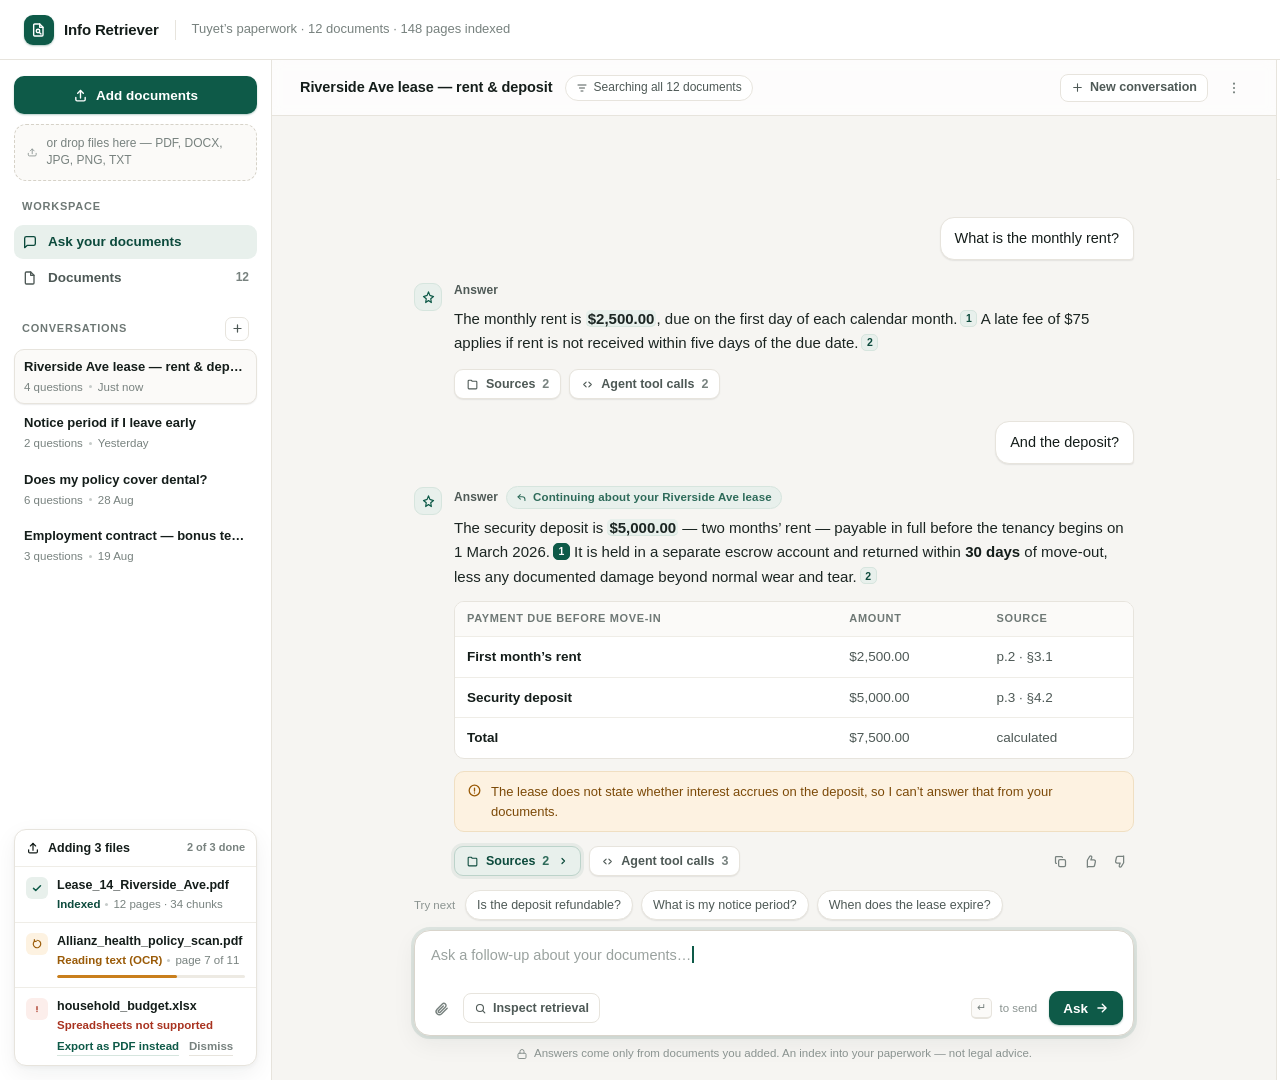
<file: docs/redesign/mockup.html>
<!DOCTYPE html>
<html lang="en">
<head>
<meta charset="utf-8">
<title>Info Retriever — redesign</title>
<style>
  :root{
    --bg:#F6F5F2;
    --surface:#FFFFFF;
    --surface-2:#FBFAF8;
    --line:#E7E4DD;
    --line-soft:#EFEDE7;
    --ink:#141D1A;
    --ink-2:#4E5956;
    --ink-3:#78827F;
    --accent:#0E5A48;
    --accent-hover:#0B4839;
    --accent-tint:#E8F0EC;
    --accent-tint-2:#D6E5DE;
    --amber:#9A5B08;
    --amber-tint:#FDF2E1;
    --red:#A8321F;
    --red-tint:#FCEEEB;
    --radius:14px;
    --shadow-sm:0 1px 2px rgba(20,29,26,.05), 0 1px 1px rgba(20,29,26,.03);
    --shadow-md:0 2px 4px rgba(20,29,26,.04), 0 8px 24px rgba(20,29,26,.06);
    --shadow-lg:0 4px 8px rgba(20,29,26,.05), 0 16px 40px rgba(20,29,26,.10);
  }
  *{box-sizing:border-box;margin:0;padding:0}
  html,body{height:100%}
  body{
    width:1680px;height:1080px;overflow:hidden;
    background:var(--bg);color:var(--ink);
    font-family:-apple-system,BlinkMacSystemFont,"SF Pro Text","Inter","Helvetica Neue",Arial,sans-serif;
    font-size:14px;line-height:1.45;
    -webkit-font-smoothing:antialiased;
    font-feature-settings:"cv05" 1,"ss01" 1;
  }
  svg{display:block}
  .mono{font-family:"SF Mono",ui-monospace,Menlo,monospace}

  /* ---------- top bar ---------- */
  .topbar{
    height:60px;display:flex;align-items:center;gap:16px;
    padding:0 24px;background:var(--surface);
    border-bottom:1px solid var(--line);
  }
  .brand{display:flex;align-items:center;gap:10px}
  .logo{
    width:30px;height:30px;border-radius:9px;background:var(--accent);
    display:grid;place-items:center;box-shadow:0 1px 2px rgba(14,90,72,.35);
  }
  .brand-name{font-size:15px;font-weight:650;letter-spacing:-.01em}
  .brand-sub{font-size:13px;color:var(--ink-3)}
  .divider-v{width:1px;height:20px;background:var(--line)}
  .spacer{flex:1}
  .chip{
    display:inline-flex;align-items:center;gap:6px;height:28px;padding:0 10px;
    border:1px solid var(--line);border-radius:999px;background:var(--surface);
    font-size:12.5px;color:var(--ink-2);white-space:nowrap;
  }
  .chip svg{flex:none}
  .chip.tint{background:var(--accent-tint);border-color:var(--accent-tint-2);color:#0C4A3C;font-weight:550}
  .avatar{
    width:30px;height:30px;border-radius:999px;background:#DCE5E1;color:#0E5A48;
    display:grid;place-items:center;font-size:12px;font-weight:650;border:1px solid #CBD8D3;
  }

  /* ---------- shell ---------- */
  .shell{display:grid;grid-template-columns:272px minmax(0,1fr) 404px;height:calc(1080px - 60px)}

  /* ---------- left rail ---------- */
  .rail{
    background:var(--surface);border-right:1px solid var(--line);
    display:flex;flex-direction:column;padding:16px 14px 14px;min-height:0;
  }
  .btn{
    display:inline-flex;align-items:center;justify-content:center;gap:8px;
    height:38px;padding:0 14px;border-radius:10px;border:1px solid transparent;
    font-size:13.5px;font-weight:600;cursor:pointer;background:var(--surface);color:var(--ink);
  }
  .btn-primary{background:var(--accent);color:#fff;box-shadow:0 1px 2px rgba(14,90,72,.3)}
  .btn-ghost{border-color:var(--line);color:var(--ink-2);font-weight:550}
  .btn-block{width:100%}

  .drop{
    margin-top:10px;border:1.5px dashed #D6D2C8;border-radius:12px;background:var(--surface-2);
    padding:10px 12px;display:flex;align-items:center;gap:9px;
    font-size:12px;color:var(--ink-3);
  }

  .nav{margin-top:18px;display:flex;flex-direction:column;gap:2px}
  .navlabel{
    font-size:11px;font-weight:650;letter-spacing:.07em;text-transform:uppercase;
    color:#6E7875;padding:0 8px;margin:0 0 8px;
  }
  .navitem{
    display:flex;align-items:center;gap:10px;height:34px;padding:0 8px;border-radius:9px;
    font-size:13.5px;color:var(--ink-2);font-weight:550;
  }
  .navitem .count{margin-left:auto;font-size:12px;color:var(--ink-3);font-variant-numeric:tabular-nums}
  .navitem.active{background:var(--accent-tint);color:#0C4A3C;font-weight:650}
  .navitem.active .count{color:#2E6B5A}

  .section-head{
    display:flex;align-items:center;margin:22px 0 8px;padding:0 8px;
  }
  .section-head .navlabel{margin:0;padding:0}
  .iconbtn{
    margin-left:auto;width:24px;height:24px;border-radius:7px;border:1px solid var(--line);
    background:var(--surface);display:grid;place-items:center;color:var(--ink-2);cursor:pointer;
  }
  .convo{
    padding:8px 9px;border-radius:10px;display:block;border:1px solid transparent;
  }
  .convo + .convo{margin-top:1px}
  .convo .t{font-size:13px;font-weight:550;color:var(--ink);overflow:hidden;text-overflow:ellipsis;white-space:nowrap}
  .convo .m{font-size:11.5px;color:var(--ink-3);margin-top:2px;display:flex;gap:6px;align-items:center}
  .convo.active{background:var(--surface-2);border-color:var(--line);box-shadow:var(--shadow-sm)}
  .convo.active .t{font-weight:650}
  .dot{width:3px;height:3px;border-radius:999px;background:#C6CCCA}

  /* upload tray */
  .tray{
    margin-top:auto;border:1px solid var(--line);border-radius:12px;background:var(--surface);
    box-shadow:var(--shadow-md);overflow:hidden;
  }
  .tray-head{
    display:flex;align-items:center;gap:8px;padding:9px 11px;border-bottom:1px solid var(--line-soft);
    font-size:12.5px;font-weight:650;white-space:nowrap;
  }
  .tray-head .st{margin-left:auto;font-size:11px;font-weight:600;color:var(--ink-3)}
  .frow{display:flex;gap:9px;padding:9px 11px;align-items:flex-start}
  .frow + .frow{border-top:1px solid var(--line-soft)}
  .fico{width:22px;height:22px;border-radius:6px;display:grid;place-items:center;flex:none;margin-top:1px}
  .fname{font-size:12.5px;font-weight:550;color:var(--ink);overflow:hidden;text-overflow:ellipsis;white-space:nowrap}
  .fmeta{font-size:11.5px;margin-top:2px;display:flex;align-items:center;gap:5px;color:var(--ink-3)}
  .bar{height:3px;border-radius:99px;background:#EDEAE3;margin-top:6px;overflow:hidden}
  .bar > i{display:block;height:100%;border-radius:99px;background:#C97F1D}
  .link{font-size:11.5px;font-weight:600;color:var(--accent);text-decoration:none;border-bottom:1px solid var(--accent-tint-2)}

  /* ---------- center ---------- */
  .center{display:flex;flex-direction:column;min-width:0;background:var(--bg)}
  .thread-head{
    height:56px;display:flex;align-items:center;gap:12px;padding:0 28px;
    border-bottom:1px solid var(--line);background:rgba(255,255,255,.72);backdrop-filter:blur(6px);
  }
  .thread-title{font-size:14.5px;font-weight:650;letter-spacing:-.005em}
  .thread-sub{font-size:12.5px;color:var(--ink-3)}
  .scroll{flex:1;min-height:0;overflow:hidden;padding:26px 28px 4px;display:flex;flex-direction:column;justify-content:flex-end;gap:22px}
  .wrap{max-width:720px;width:100%;margin:0 auto;display:flex;flex-direction:column;gap:22px}

  .turn-user{display:flex;justify-content:flex-end}
  .bubble{
    max-width:78%;background:var(--surface);border:1px solid var(--line);
    border-radius:14px 14px 4px 14px;padding:10px 14px;font-size:14.5px;color:var(--ink);
    box-shadow:var(--shadow-sm);
  }
  .turn-ai{display:flex;gap:12px}
  .ai-mark{
    width:28px;height:28px;border-radius:9px;background:var(--accent-tint);border:1px solid var(--accent-tint-2);
    display:grid;place-items:center;flex:none;margin-top:1px;
  }
  .ai-body{min-width:0;flex:1}
  .ai-name{font-size:12px;font-weight:650;color:var(--ink-2);letter-spacing:.01em;display:flex;align-items:center;gap:8px}
  .prose{font-size:15px;line-height:1.62;color:#1B2522;margin-top:7px}
  .prose p + p{margin-top:11px}
  .prose strong{font-weight:650;color:var(--ink)}
  .amount{
    font-weight:650;background:var(--accent-tint);border-radius:5px;padding:0 2px;
    box-shadow:inset 0 -1px 0 var(--accent-tint-2);
  }
  cite.c{
    display:inline-flex;align-items:center;justify-content:center;
    min-width:17px;height:17px;padding:0 4px;margin-left:3px;border-radius:5px;
    background:var(--accent-tint);border:1px solid var(--accent-tint-2);
    font-size:10.5px;font-weight:700;font-style:normal;color:#0C4A3C;
    vertical-align:2px;line-height:1;
  }
  cite.c.on{background:var(--accent);border-color:var(--accent);color:#fff}

  .ctx{
    display:inline-flex;align-items:center;gap:6px;font-size:11.5px;color:#2E6B5A;
    background:var(--accent-tint);border:1px solid var(--accent-tint-2);border-radius:999px;
    padding:2px 9px;font-weight:600;
  }

  .datatable{
    margin-top:12px;border:1px solid var(--line);border-radius:10px;overflow:hidden;background:var(--surface);
  }
  .datatable table{width:100%;border-collapse:collapse;font-size:13.5px}
  .datatable th{
    text-align:left;font-size:11px;letter-spacing:.06em;text-transform:uppercase;color:#6E7875;
    background:var(--surface-2);padding:8px 12px;border-bottom:1px solid var(--line-soft);font-weight:650;
  }
  .datatable td{padding:9px 12px;border-bottom:1px solid var(--line-soft);color:var(--ink-2)}
  .datatable tr:last-child td{border-bottom:0}
  .datatable td:first-child{font-weight:600;color:var(--ink)}

  .note{
    margin-top:12px;display:flex;gap:9px;padding:10px 12px;border-radius:10px;
    background:var(--amber-tint);border:1px solid #F0DFC2;font-size:13px;color:#7C4A08;line-height:1.5;
  }

  .aftercite{
    margin-top:14px;display:flex;align-items:center;gap:8px;flex-wrap:wrap;
  }
  .srcbtn{
    display:inline-flex;align-items:center;gap:7px;height:30px;padding:0 11px;border-radius:9px;
    border:1px solid var(--line);background:var(--surface);font-size:12.5px;font-weight:600;color:var(--ink-2);
    box-shadow:var(--shadow-sm);cursor:pointer;
  }
  .srcbtn .n{
    font-variant-numeric:tabular-nums;color:var(--ink-3);font-weight:650;
  }
  .srcbtn.open{
    background:var(--accent-tint);border-color:#BCD3CA;color:#0C4A3C;
    box-shadow:0 0 0 3px rgba(14,90,72,.07);
  }
  .srcbtn.open .n{color:#2E6B5A}
  .pill{
    display:inline-flex;align-items:center;gap:6px;height:28px;padding:0 10px;border-radius:8px;
    border:1px solid var(--line);background:var(--surface);font-size:12.5px;color:var(--ink-2);font-weight:550;
  }
  .pill.good{background:var(--accent-tint);border-color:var(--accent-tint-2);color:#0C4A3C;font-weight:600}
  .actions{display:flex;gap:2px;margin-left:auto}
  .act{width:28px;height:28px;border-radius:8px;display:grid;place-items:center;color:var(--ink-3)}

  /* composer */
  .composer-zone{padding:10px 28px 18px;background:linear-gradient(to top,var(--bg) 62%,rgba(246,245,242,0))}
  .suggests{display:flex;gap:8px;margin-bottom:10px;flex-wrap:wrap}
  .sugg{
    height:30px;padding:0 11px;border-radius:999px;border:1px solid var(--line);background:var(--surface);
    font-size:12.5px;color:var(--ink-2);display:inline-flex;align-items:center;gap:6px;box-shadow:var(--shadow-sm);
  }
  .composer{
    background:var(--surface);border:1px solid #D9D5CC;border-radius:16px;box-shadow:var(--shadow-md);
    outline:3px solid rgba(14,90,72,.10);
  }
  .composer .ta{
    padding:14px 16px 6px;font-size:14.5px;color:var(--ink);min-height:52px;
  }
  .caret{display:inline-block;width:1.5px;height:17px;background:var(--accent);vertical-align:-3px;margin-left:1px}
  .placeholder{color:#9AA29F}
  .composer-foot{
    display:flex;align-items:center;gap:8px;padding:8px 10px 10px 12px;
  }
  .toggle{
    display:inline-flex;align-items:center;gap:8px;height:30px;padding:0 10px 0 8px;border-radius:999px;
    background:var(--accent-tint);border:1px solid var(--accent-tint-2);font-size:12.5px;font-weight:600;color:#0C4A3C;
  }
  .switch{width:26px;height:16px;border-radius:99px;background:var(--accent);position:relative;flex:none}
  .switch i{position:absolute;top:2px;left:12px;width:12px;height:12px;border-radius:99px;background:#fff}
  .kbd{
    font-size:11px;color:var(--ink-3);border:1px solid var(--line);border-bottom-width:2px;border-radius:5px;
    padding:1px 5px;background:var(--surface-2);
  }
  .send{
    height:34px;padding:0 14px;border-radius:10px;background:var(--accent);color:#fff;
    font-size:13.5px;font-weight:650;display:inline-flex;align-items:center;gap:7px;box-shadow:0 1px 2px rgba(14,90,72,.3);
  }
  .disclaimer{
    margin-top:9px;font-size:11.5px;color:#8A9390;display:flex;align-items:center;gap:6px;justify-content:center;
  }

  /* ---------- right panel ---------- */
  .panel{background:var(--surface);border-left:1px solid var(--line);display:flex;flex-direction:column;min-height:0}
  .panel-head{padding:14px 18px 12px;border-bottom:1px solid var(--line)}
  .panel-title{font-size:13.5px;font-weight:650;display:flex;align-items:center;gap:8px}
  .panel-sub{font-size:12px;color:var(--ink-3);margin-top:3px}
  .tabs{display:flex;gap:4px;margin-top:11px;background:var(--surface-2);border:1px solid var(--line-soft);padding:3px;border-radius:9px}
  .tab{flex:1;height:26px;border-radius:7px;display:grid;place-items:center;font-size:12.5px;font-weight:600;color:var(--ink-3)}
  .tab.active{background:var(--surface);color:var(--ink);box-shadow:var(--shadow-sm);border:1px solid var(--line-soft)}
  .panel-body{flex:1;min-height:0;overflow:hidden;padding:14px 18px 16px;display:flex;flex-direction:column;gap:12px}

  .src{border:1px solid var(--line);border-radius:12px;background:var(--surface);overflow:hidden}
  .src.active{border-color:#BCD3CA;box-shadow:0 0 0 3px rgba(14,90,72,.07)}
  .src-head{display:flex;gap:9px;padding:11px 12px;align-items:flex-start}
  .num{
    width:19px;height:19px;border-radius:6px;background:var(--accent);color:#fff;flex:none;
    display:grid;place-items:center;font-size:11px;font-weight:700;margin-top:1px;
  }
  .src .dt{font-size:13px;font-weight:650;line-height:1.35}
  .src .dm{font-size:11.5px;color:var(--ink-3);margin-top:3px;display:flex;align-items:center;gap:6px;flex-wrap:wrap}
  .page{
    display:inline-flex;align-items:center;gap:4px;background:var(--surface-2);border:1px solid var(--line);
    border-radius:6px;padding:1px 6px;font-size:11px;font-weight:650;color:var(--ink-2);
  }
  .quote{
    margin:0 12px 10px;padding:10px 12px;background:var(--surface-2);border:1px solid var(--line-soft);
    border-left:2.5px solid var(--accent);border-radius:0 8px 8px 0;
    font-size:12.5px;line-height:1.6;color:#2A3431;
  }
  .quote mark{background:#FBEFC2;padding:0 2px;border-radius:3px;color:#2A3431}
  .src-foot{
    display:flex;align-items:center;gap:8px;padding:0 12px 11px;
  }
  .verified{display:inline-flex;align-items:center;gap:5px;font-size:11.5px;font-weight:600;color:#0C4A3C}
  .mini{
    height:28px;padding:0 10px;border-radius:8px;border:1px solid var(--line);background:var(--surface);
    font-size:12px;font-weight:600;color:var(--ink-2);display:inline-flex;align-items:center;gap:6px;margin-left:auto;
  }

  .preview{border:1px solid var(--line);border-radius:12px;overflow:hidden;background:var(--surface-2)}
  .preview-head{display:flex;align-items:center;gap:8px;padding:9px 11px;border-bottom:1px solid var(--line-soft);font-size:11.5px;color:var(--ink-2);font-weight:600}
  .sheet{background:#fff;margin:11px;border:1px solid var(--line);border-radius:6px;padding:12px 13px;box-shadow:var(--shadow-sm)}
  .sheet .h{font-size:9.5px;font-weight:700;letter-spacing:.06em;text-transform:uppercase;color:#7C8683}
  .ln{height:5px;border-radius:99px;background:#E9E6DF;margin-top:7px}
  .ln.s{width:62%}.ln.m{width:86%}.ln.l{width:97%}
  .hl{background:#FBEFC2;box-shadow:0 0 0 2px #FBEFC2}
  .sheet-cap{font-size:10.5px;color:var(--ink-3);padding:0 11px 10px;display:flex;align-items:center;gap:5px}

  .trace{border:1px solid var(--line);border-radius:12px;background:var(--surface-2);margin-top:auto}
  .trace-row{display:flex;align-items:center;gap:9px;padding:11px 12px;font-size:12.5px;font-weight:600;color:var(--ink-2)}
  .trace-row .st{margin-left:auto;font-size:11.5px;font-weight:550;color:var(--ink-3);display:flex;align-items:center;gap:5px}
  .trace-list{padding:0 12px 11px;display:flex;flex-direction:column;gap:7px}
  .step{display:flex;gap:8px;align-items:center;font-size:11.5px;color:var(--ink-3)}
  .step .k{color:var(--ink-2);font-weight:600}
  .tick{width:14px;height:14px;border-radius:99px;background:var(--accent-tint);display:grid;place-items:center;flex:none}
</style>
</head>
<body>

<!-- ============ TOP BAR ============ -->
<div class="topbar">
  <div class="brand">
    <div class="logo">
      <svg width="16" height="16" viewBox="0 0 24 24" fill="none" stroke="#fff" stroke-width="2.1" stroke-linecap="round" stroke-linejoin="round">
        <path d="M4 4.5A1.5 1.5 0 0 1 5.5 3H13l5 5v11.5A1.5 1.5 0 0 1 16.5 21h-11A1.5 1.5 0 0 1 4 19.5z"/>
        <path d="M13 3v5h5"/><circle cx="10.5" cy="13.5" r="2.6"/><path d="M12.6 15.6 15 18"/>
      </svg>
    </div>
    <div>
      <div class="brand-name">Info Retriever</div>
    </div>
  </div>
  <div class="divider-v"></div>
  <div class="brand-sub">Tuyet’s paperwork · 12 documents · 148 pages indexed</div>
  <div class="spacer"></div>
  <div class="chip">
    <svg width="13" height="13" viewBox="0 0 24 24" fill="none" stroke="#4E5956" stroke-width="2" stroke-linecap="round"><rect x="4" y="10.5" width="16" height="10.5" rx="2.2"/><path d="M8 10.5V7a4 4 0 0 1 8 0v3.5"/></svg>
    Stays on this Mac
  </div>
  <div class="chip">
    <svg width="12" height="12" viewBox="0 0 24 24" fill="none" stroke="#4E5956" stroke-width="2" stroke-linecap="round" stroke-linejoin="round"><path d="M12 3l2.2 5.6L20 10.5l-4.4 3.5.9 6-4.5-3.1L7.5 20l.9-6L4 10.5l5.8-1.9z"/></svg>
    Claude Opus 5
  </div>
  <div class="divider-v"></div>
  <div class="avatar">TN</div>
</div>

<div class="shell">

  <!-- ============ LEFT RAIL ============ -->
  <aside class="rail">
    <button class="btn btn-primary btn-block">
      <svg width="15" height="15" viewBox="0 0 24 24" fill="none" stroke="#fff" stroke-width="2.2" stroke-linecap="round" stroke-linejoin="round"><path d="M12 16V4"/><path d="M7.5 8.5 12 4l4.5 4.5"/><path d="M4.5 15v3.5A2 2 0 0 0 6.5 20.5h11a2 2 0 0 0 2-2V15"/></svg>
      Add documents
    </button>
    <div class="drop">
      <svg width="14" height="14" viewBox="0 0 24 24" fill="none" stroke="#8A9391" stroke-width="2" stroke-linecap="round" stroke-linejoin="round"><path d="M21 15v3.5a2.5 2.5 0 0 1-2.5 2.5h-13A2.5 2.5 0 0 1 3 18.5V15"/><path d="M7.5 9.5 12 5l4.5 4.5"/><path d="M12 5v11"/></svg>
      <span>or drop files here — PDF, DOCX, JPG, PNG, TXT</span>
    </div>

    <nav class="nav">
      <div class="navlabel">Workspace</div>
      <div class="navitem active">
        <svg width="16" height="16" viewBox="0 0 24 24" fill="none" stroke="#0C4A3C" stroke-width="2" stroke-linecap="round" stroke-linejoin="round"><path d="M20 14.5a2.5 2.5 0 0 1-2.5 2.5H8l-4 3.5V6.5A2.5 2.5 0 0 1 6.5 4h11A2.5 2.5 0 0 1 20 6.5z"/></svg>
        Ask your documents
      </div>
      <div class="navitem">
        <svg width="16" height="16" viewBox="0 0 24 24" fill="none" stroke="#4E5956" stroke-width="2" stroke-linecap="round" stroke-linejoin="round"><path d="M5 4.5A1.5 1.5 0 0 1 6.5 3H13l5 5v11.5A1.5 1.5 0 0 1 16.5 21h-10A1.5 1.5 0 0 1 5 19.5z"/><path d="M13 3v5h5"/></svg>
        Documents
        <span class="count">12</span>
      </div>
    </nav>

    <div class="section-head">
      <div class="navlabel">Conversations</div>
      <div class="iconbtn" title="New conversation">
        <svg width="13" height="13" viewBox="0 0 24 24" fill="none" stroke="#4E5956" stroke-width="2.3" stroke-linecap="round"><path d="M12 5.5v13M5.5 12h13"/></svg>
      </div>
    </div>
    <div>
      <div class="convo active">
        <div class="t">Riverside Ave lease — rent &amp; deposit</div>
        <div class="m"><span>4 questions</span><span class="dot"></span><span>Just now</span></div>
      </div>
      <div class="convo">
        <div class="t">Notice period if I leave early</div>
        <div class="m"><span>2 questions</span><span class="dot"></span><span>Yesterday</span></div>
      </div>
      <div class="convo">
        <div class="t">Does my policy cover dental?</div>
        <div class="m"><span>6 questions</span><span class="dot"></span><span>28 Aug</span></div>
      </div>
      <div class="convo">
        <div class="t">Employment contract — bonus terms</div>
        <div class="m"><span>3 questions</span><span class="dot"></span><span>19 Aug</span></div>
      </div>
    </div>

    <!-- upload tray: progress + success + error states -->
    <div class="tray">
      <div class="tray-head">
        <svg width="14" height="14" viewBox="0 0 24 24" fill="none" stroke="#141D1A" stroke-width="2.1" stroke-linecap="round" stroke-linejoin="round"><path d="M12 16V4"/><path d="M7.5 8.5 12 4l4.5 4.5"/><path d="M4.5 15v3.5A2 2 0 0 0 6.5 20.5h11a2 2 0 0 0 2-2V15"/></svg>
        Adding 3 files
        <span class="st">2 of 3 done</span>
      </div>

      <div class="frow">
        <div class="fico" style="background:var(--accent-tint)">
          <svg width="12" height="12" viewBox="0 0 24 24" fill="none" stroke="#0E5A48" stroke-width="3" stroke-linecap="round" stroke-linejoin="round"><path d="M5 12.8 9.5 17 19 7.5"/></svg>
        </div>
        <div style="min-width:0;flex:1">
          <div class="fname">Lease_14_Riverside_Ave.pdf</div>
          <div class="fmeta"><span style="color:#0C4A3C;font-weight:600">Indexed</span><span class="dot"></span><span>12 pages · 34 chunks</span></div>
        </div>
      </div>

      <div class="frow">
        <div class="fico" style="background:var(--amber-tint)">
          <svg width="12" height="12" viewBox="0 0 24 24" fill="none" stroke="#9A5B08" stroke-width="2.4" stroke-linecap="round"><path d="M12 4.5a7.5 7.5 0 1 1-5.3 2.2"/><path d="M6.7 3v3.7h3.7"/></svg>
        </div>
        <div style="min-width:0;flex:1">
          <div class="fname">Allianz_health_policy_scan.pdf</div>
          <div class="fmeta"><span style="color:#9A5B08;font-weight:600">Reading text (OCR)</span><span class="dot"></span><span>page 7 of 11</span></div>
          <div class="bar"><i style="width:64%"></i></div>
        </div>
      </div>

      <div class="frow">
        <div class="fico" style="background:var(--red-tint)">
          <svg width="12" height="12" viewBox="0 0 24 24" fill="none" stroke="#A8321F" stroke-width="2.6" stroke-linecap="round"><path d="M12 7.5v6.2"/><path d="M12 17h.01"/></svg>
        </div>
        <div style="min-width:0;flex:1">
          <div class="fname">household_budget.xlsx</div>
          <div class="fmeta" style="color:#A8321F"><span style="font-weight:600">Spreadsheets not supported</span></div>
          <div class="fmeta" style="margin-top:5px;gap:10px">
            <a class="link" href="#">Export as PDF instead</a>
            <a class="link" href="#" style="color:#78827F;border-color:var(--line)">Dismiss</a>
          </div>
        </div>
      </div>
    </div>
  </aside>

  <!-- ============ CENTER: CONVERSATION ============ -->
  <main class="center">
    <div class="thread-head">
      <div>
        <div class="thread-title">Riverside Ave lease — rent &amp; deposit</div>
      </div>
      <div class="chip" style="height:26px;font-size:12px">
        <svg width="12" height="12" viewBox="0 0 24 24" fill="none" stroke="#4E5956" stroke-width="2" stroke-linecap="round" stroke-linejoin="round"><path d="M4 6h16M7 12h10M10 18h4"/></svg>
        Searching all 12 documents
      </div>
      <div class="spacer"></div>
      <div class="pill">
        <svg width="13" height="13" viewBox="0 0 24 24" fill="none" stroke="#4E5956" stroke-width="2" stroke-linecap="round" stroke-linejoin="round"><path d="M12 5v14M5 12h14"/></svg>
        New conversation
      </div>
      <div class="act" title="More">
        <svg width="16" height="16" viewBox="0 0 24 24" fill="#78827F"><circle cx="12" cy="5.5" r="1.6"/><circle cx="12" cy="12" r="1.6"/><circle cx="12" cy="18.5" r="1.6"/></svg>
      </div>
    </div>

    <div class="scroll">
      <div class="wrap">

        <!-- turn 1 -->
        <div class="turn-user"><div class="bubble">What is the monthly rent?</div></div>

        <div class="turn-ai">
          <div class="ai-mark">
            <svg width="15" height="15" viewBox="0 0 24 24" fill="none" stroke="#0E5A48" stroke-width="2" stroke-linecap="round" stroke-linejoin="round"><path d="M12 3l2.2 5.6L20 10.5l-4.4 3.5.9 6-4.5-3.1L7.5 20l.9-6L4 10.5l5.8-1.9z"/></svg>
          </div>
          <div class="ai-body">
            <div class="ai-name">Answer</div>
            <div class="prose">
              <p>The monthly rent is <span class="amount">$2,500.00</span>, due on the first day of each calendar month.<cite class="c">1</cite> A late fee of $75 applies if rent is not received within five days of the due date.<cite class="c">2</cite></p>
            </div>
            <div class="aftercite">
              <div class="srcbtn">
                <svg width="13" height="13" viewBox="0 0 24 24" fill="none" stroke="#4E5956" stroke-width="2" stroke-linecap="round" stroke-linejoin="round"><path d="M4 5.5A1.5 1.5 0 0 1 5.5 4h4L11.5 6h7A1.5 1.5 0 0 1 20 7.5v11A1.5 1.5 0 0 1 18.5 20h-13A1.5 1.5 0 0 1 4 18.5z"/></svg>
                Sources <span class="n">2</span>
              </div>
              <div class="srcbtn">
                <svg width="13" height="13" viewBox="0 0 24 24" fill="none" stroke="#4E5956" stroke-width="2" stroke-linecap="round" stroke-linejoin="round"><path d="M9.5 7.5 5 12l4.5 4.5"/><path d="M14.5 7.5 19 12l-4.5 4.5"/></svg>
                Agent tool calls <span class="n">2</span>
              </div>
            </div>
          </div>
        </div>

        <!-- turn 2 (follow-up, keeps context) -->
        <div class="turn-user"><div class="bubble">And the deposit?</div></div>

        <div class="turn-ai">
          <div class="ai-mark">
            <svg width="15" height="15" viewBox="0 0 24 24" fill="none" stroke="#0E5A48" stroke-width="2" stroke-linecap="round" stroke-linejoin="round"><path d="M12 3l2.2 5.6L20 10.5l-4.4 3.5.9 6-4.5-3.1L7.5 20l.9-6L4 10.5l5.8-1.9z"/></svg>
          </div>
          <div class="ai-body">
            <div class="ai-name">
              Answer
              <span class="ctx">
                <svg width="11" height="11" viewBox="0 0 24 24" fill="none" stroke="#2E6B5A" stroke-width="2.2" stroke-linecap="round" stroke-linejoin="round"><path d="M9.5 15.5 4.5 10.5 9.5 5.5"/><path d="M4.5 10.5h9A6 6 0 0 1 19.5 16.5v2"/></svg>
                Continuing about your Riverside Ave lease
              </span>
            </div>
            <div class="prose">
              <p>The security deposit is <span class="amount">$5,000.00</span> — two months’ rent — payable in full before the tenancy begins on 1 March 2026.<cite class="c on">1</cite> It is held in a separate escrow account and returned within <strong>30 days</strong> of move-out, less any documented damage beyond normal wear and tear.<cite class="c">2</cite></p>

              <div class="datatable">
                <table>
                  <thead><tr><th>Payment due before move-in</th><th>Amount</th><th>Source</th></tr></thead>
                  <tbody>
                    <tr><td>First month’s rent</td><td>$2,500.00</td><td>p.2 · §3.1</td></tr>
                    <tr><td>Security deposit</td><td>$5,000.00</td><td>p.3 · §4.2</td></tr>
                    <tr><td>Total</td><td>$7,500.00</td><td>calculated</td></tr>
                  </tbody>
                </table>
              </div>

              <div class="note">
                <svg width="15" height="15" viewBox="0 0 24 24" fill="none" stroke="#9A5B08" stroke-width="2.1" stroke-linecap="round" style="flex:none;margin-top:1px"><circle cx="12" cy="12" r="8.5"/><path d="M12 8.2v4.6M12 16h.01"/></svg>
                <span>The lease does not state whether interest accrues on the deposit, so I can’t answer that from your documents.</span>
              </div>
            </div>

            <div class="aftercite">
              <div class="srcbtn open">
                <svg width="13" height="13" viewBox="0 0 24 24" fill="none" stroke="#0C4A3C" stroke-width="2" stroke-linecap="round" stroke-linejoin="round"><path d="M4 5.5A1.5 1.5 0 0 1 5.5 4h4L11.5 6h7A1.5 1.5 0 0 1 20 7.5v11A1.5 1.5 0 0 1 18.5 20h-13A1.5 1.5 0 0 1 4 18.5z"/></svg>
                Sources <span class="n">2</span>
                <svg width="12" height="12" viewBox="0 0 24 24" fill="none" stroke="#0C4A3C" stroke-width="2.4" stroke-linecap="round" stroke-linejoin="round" style="margin-left:1px"><path d="M10 7l5 5-5 5"/></svg>
              </div>
              <div class="srcbtn">
                <svg width="13" height="13" viewBox="0 0 24 24" fill="none" stroke="#4E5956" stroke-width="2" stroke-linecap="round" stroke-linejoin="round"><path d="M9.5 7.5 5 12l4.5 4.5"/><path d="M14.5 7.5 19 12l-4.5 4.5"/></svg>
                Agent tool calls <span class="n">3</span>
              </div>
              <div class="actions">
                <div class="act" title="Copy"><svg width="15" height="15" viewBox="0 0 24 24" fill="none" stroke="#78827F" stroke-width="2" stroke-linecap="round" stroke-linejoin="round"><rect x="9" y="9" width="11" height="11" rx="2.2"/><path d="M15 5.5A1.5 1.5 0 0 0 13.5 4h-8A1.5 1.5 0 0 0 4 5.5v8A1.5 1.5 0 0 0 5.5 15"/></svg></div>
                <div class="act" title="Helpful"><svg width="15" height="15" viewBox="0 0 24 24" fill="none" stroke="#78827F" stroke-width="2" stroke-linecap="round" stroke-linejoin="round"><path d="M7 21V10l4-6.5a2 2 0 0 1 2.9 2.6L12.5 9.5h5A2.4 2.4 0 0 1 19.8 12.4l-1.3 6A2.4 2.4 0 0 1 16.1 20.3H7z"/></svg></div>
                <div class="act" title="Not helpful"><svg width="15" height="15" viewBox="0 0 24 24" fill="none" stroke="#78827F" stroke-width="2" stroke-linecap="round" stroke-linejoin="round"><path d="M17 3v11l-4 6.5a2 2 0 0 1-2.9-2.6l1.4-3.4h-5A2.4 2.4 0 0 1 4.2 11.6l1.3-6A2.4 2.4 0 0 1 7.9 3.7H17z"/></svg></div>
              </div>
            </div>
          </div>
        </div>

      </div>
    </div>

    <!-- composer -->
    <div class="composer-zone">
      <div class="wrap" style="gap:0">
        <div class="suggests">
          <span style="font-size:11.5px;color:#8A9390;align-self:center;margin-right:2px">Try next</span>
          <div class="sugg">Is the deposit refundable?</div>
          <div class="sugg">What is my notice period?</div>
          <div class="sugg">When does the lease expire?</div>
        </div>

        <div class="composer">
          <div class="ta">
            <span class="placeholder">Ask a follow-up about your documents…</span><span class="caret"></span>
          </div>
          <div class="composer-foot">
            <div class="act" title="Attach a document">
              <svg width="17" height="17" viewBox="0 0 24 24" fill="none" stroke="#78827F" stroke-width="2" stroke-linecap="round" stroke-linejoin="round"><path d="M20 11.5l-7.8 7.8a4.5 4.5 0 0 1-6.4-6.4l7.4-7.4a3 3 0 0 1 4.3 4.3l-7.4 7.4a1.5 1.5 0 0 1-2.2-2.2l6.7-6.7"/></svg>
            </div>
            <div class="pill" style="height:30px">
              <svg width="13" height="13" viewBox="0 0 24 24" fill="none" stroke="#4E5956" stroke-width="2" stroke-linecap="round" stroke-linejoin="round"><circle cx="11" cy="11" r="6.5"/><path d="M16 16l4 4"/></svg>
              Inspect retrieval
            </div>
            <div class="spacer"></div>
            <span class="kbd">↵</span>
            <span style="font-size:11.5px;color:#8A9390;margin-right:4px">to send</span>
            <div class="send">
              Ask
              <svg width="14" height="14" viewBox="0 0 24 24" fill="none" stroke="#fff" stroke-width="2.3" stroke-linecap="round" stroke-linejoin="round"><path d="M5 12h13"/><path d="M12.5 5.5 19 12l-6.5 6.5"/></svg>
            </div>
          </div>
        </div>
        <div class="disclaimer">
          <svg width="12" height="12" viewBox="0 0 24 24" fill="none" stroke="#8A9390" stroke-width="2" stroke-linecap="round"><rect x="4" y="10.5" width="16" height="10.5" rx="2.2"/><path d="M8 10.5V7a4 4 0 0 1 8 0v3.5"/></svg>
          Answers come only from documents you added. An index into your paperwork — not legal advice.
        </div>
      </div>
    </div>
  </main>

  <!-- ============ RIGHT: SOURCES & VERIFY ============ -->
  <aside class="panel">
    <div class="panel-head">
      <div class="panel-title">
        <svg width="15" height="15" viewBox="0 0 24 24" fill="none" stroke="#141D1A" stroke-width="2" stroke-linecap="round" stroke-linejoin="round"><path d="M4 5.5A1.5 1.5 0 0 1 5.5 4h4L11.5 6h7A1.5 1.5 0 0 1 20 7.5v11A1.5 1.5 0 0 1 18.5 20h-13A1.5 1.5 0 0 1 4 18.5z"/></svg>
        Where this answer came from
        <div class="act" style="margin-left:auto" title="Close panel">
          <svg width="15" height="15" viewBox="0 0 24 24" fill="none" stroke="#78827F" stroke-width="2.2" stroke-linecap="round"><path d="M6.5 6.5l11 11M17.5 6.5l-11 11"/></svg>
        </div>
      </div>
      <div class="panel-sub">For “And the deposit?” · 2 quotes verified word-for-word</div>
      <div class="tabs">
        <div class="tab active">Sources (2)</div>
        <div class="tab">Agent tool calls (3)</div>
      </div>
    </div>

    <div class="panel-body">

      <div class="src active">
        <div class="src-head">
          <div class="num">1</div>
          <div style="min-width:0">
            <div class="dt">Residential Lease Agreement — 14 Riverside Ave</div>
            <div class="dm">
              <span class="page">
                <svg width="10" height="10" viewBox="0 0 24 24" fill="none" stroke="#4E5956" stroke-width="2.2"><path d="M6 3.5h8l4.5 4.5v12.5H6z"/></svg>
                Page 3
              </span>
              <span>§4.2 Security Deposit</span><span class="dot"></span><span>PDF</span>
            </div>
          </div>
        </div>
        <div class="quote">“Tenant shall pay to Landlord a security deposit in the amount of <mark>Five Thousand Dollars ($5,000.00)</mark>, being equal to two (2) months’ Rent, in full prior to the Commencement Date.”</div>
        <div class="src-foot">
          <span class="verified">
            <svg width="12" height="12" viewBox="0 0 24 24" fill="none" stroke="#0C4A3C" stroke-width="2.6" stroke-linecap="round" stroke-linejoin="round"><path d="M5 12.8 9.5 17 19 7.5"/></svg>
            Exact match in source
          </span>
          <div class="mini">
            Open page 3
            <svg width="12" height="12" viewBox="0 0 24 24" fill="none" stroke="#4E5956" stroke-width="2.2" stroke-linecap="round" stroke-linejoin="round"><path d="M13.5 5.5H19V11"/><path d="M19 5.5 11 13.5"/><path d="M18 15v3.5A1.5 1.5 0 0 1 16.5 20h-10A1.5 1.5 0 0 1 5 18.5v-10A1.5 1.5 0 0 1 6.5 7H10"/></svg>
          </div>
        </div>
      </div>

      <div class="src">
        <div class="src-head">
          <div class="num" style="background:#5E6E69">2</div>
          <div style="min-width:0">
            <div class="dt">Residential Lease Agreement — 14 Riverside Ave</div>
            <div class="dm">
              <span class="page">
                <svg width="10" height="10" viewBox="0 0 24 24" fill="none" stroke="#4E5956" stroke-width="2.2"><path d="M6 3.5h8l4.5 4.5v12.5H6z"/></svg>
                Page 4
              </span>
              <span>§4.5 Return of Deposit</span><span class="dot"></span><span>PDF</span>
            </div>
          </div>
        </div>
        <div class="quote" style="border-left-color:#5E6E69">“Landlord shall return the deposit, less any lawful deductions for damage beyond normal wear and tear, within <mark>thirty (30) days</mark> after Tenant vacates the Premises. The deposit shall be held in a segregated escrow account.”</div>
        <div class="src-foot">
          <span class="verified">
            <svg width="12" height="12" viewBox="0 0 24 24" fill="none" stroke="#0C4A3C" stroke-width="2.6" stroke-linecap="round" stroke-linejoin="round"><path d="M5 12.8 9.5 17 19 7.5"/></svg>
            Exact match in source
          </span>
          <div class="mini">
            Open page 4
            <svg width="12" height="12" viewBox="0 0 24 24" fill="none" stroke="#4E5956" stroke-width="2.2" stroke-linecap="round" stroke-linejoin="round"><path d="M13.5 5.5H19V11"/><path d="M19 5.5 11 13.5"/><path d="M18 15v3.5A1.5 1.5 0 0 1 16.5 20h-10A1.5 1.5 0 0 1 5 18.5v-10A1.5 1.5 0 0 1 6.5 7H10"/></svg>
          </div>
        </div>
      </div>

      <div class="preview" style="flex:1;display:flex;flex-direction:column;min-height:0">
        <div class="preview-head">
          <svg width="12" height="12" viewBox="0 0 24 24" fill="none" stroke="#4E5956" stroke-width="2" stroke-linecap="round" stroke-linejoin="round"><path d="M2.5 12S6 5.5 12 5.5 21.5 12 21.5 12 18 18.5 12 18.5 2.5 12 2.5 12z"/><circle cx="12" cy="12" r="2.6"/></svg>
          Source 1 in context — page 3 of 12
        </div>
        <div class="sheet" style="flex:1">
          <div class="h">Article 4 — Security Deposit</div>
          <div class="ln l"></div>
          <div class="ln m"></div>
          <div class="ln l hl"></div>
          <div class="ln m hl"></div>
          <div class="ln s"></div>
          <div class="ln l"></div>
          <div class="ln m"></div>
          <div class="ln l"></div>
          <div class="ln s"></div>
          <div class="h" style="margin-top:16px">4.5 — Return of Deposit</div>
          <div class="ln l"></div>
          <div class="ln m"></div>
          <div class="ln l"></div>
          <div class="ln s"></div>
        </div>
        <div class="sheet-cap">
          <svg width="11" height="11" viewBox="0 0 24 24" fill="none" stroke="#78827F" stroke-width="2.2" stroke-linecap="round"><path d="M12 8.2v4.6M12 16h.01"/><circle cx="12" cy="12" r="8.5"/></svg>
          Highlighted lines are the quoted text, shown exactly as it appears in your file.
        </div>
      </div>

    </div>
  </aside>
</div>

</body>
</html>
</file>
